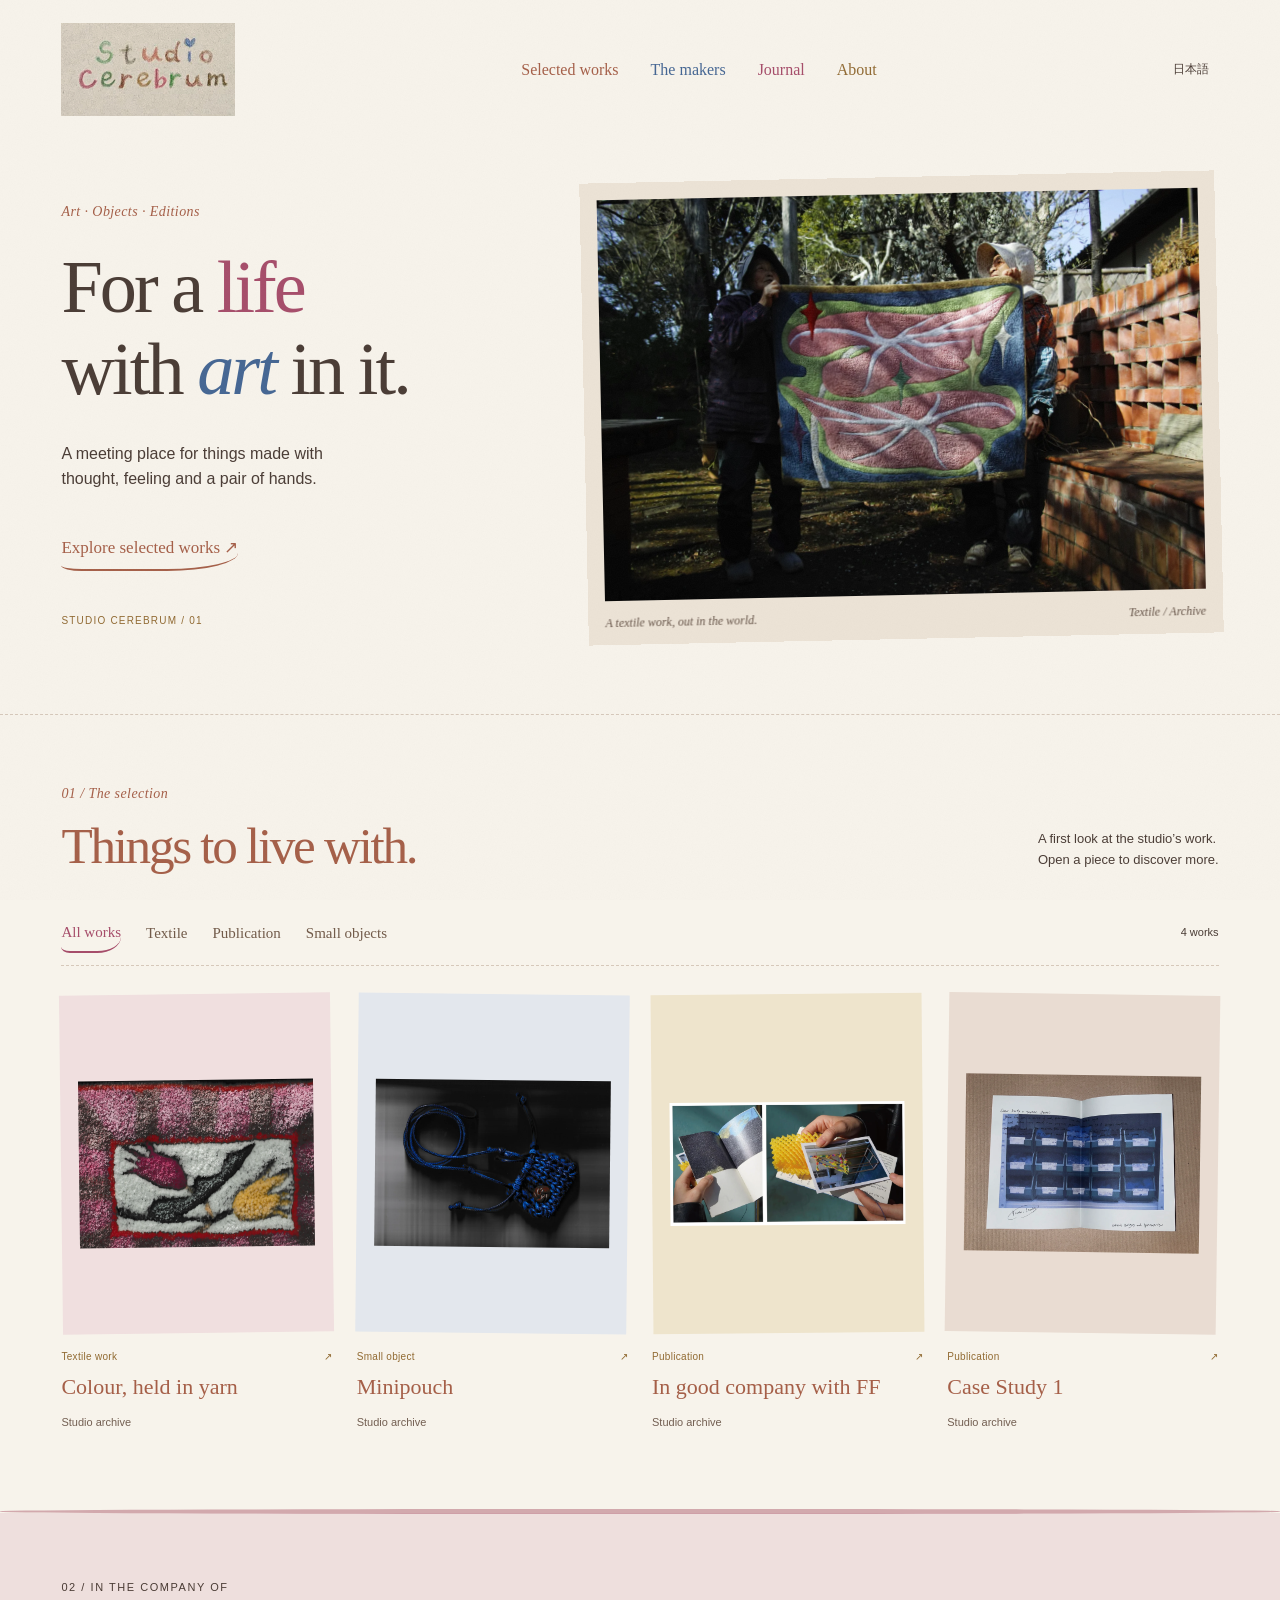
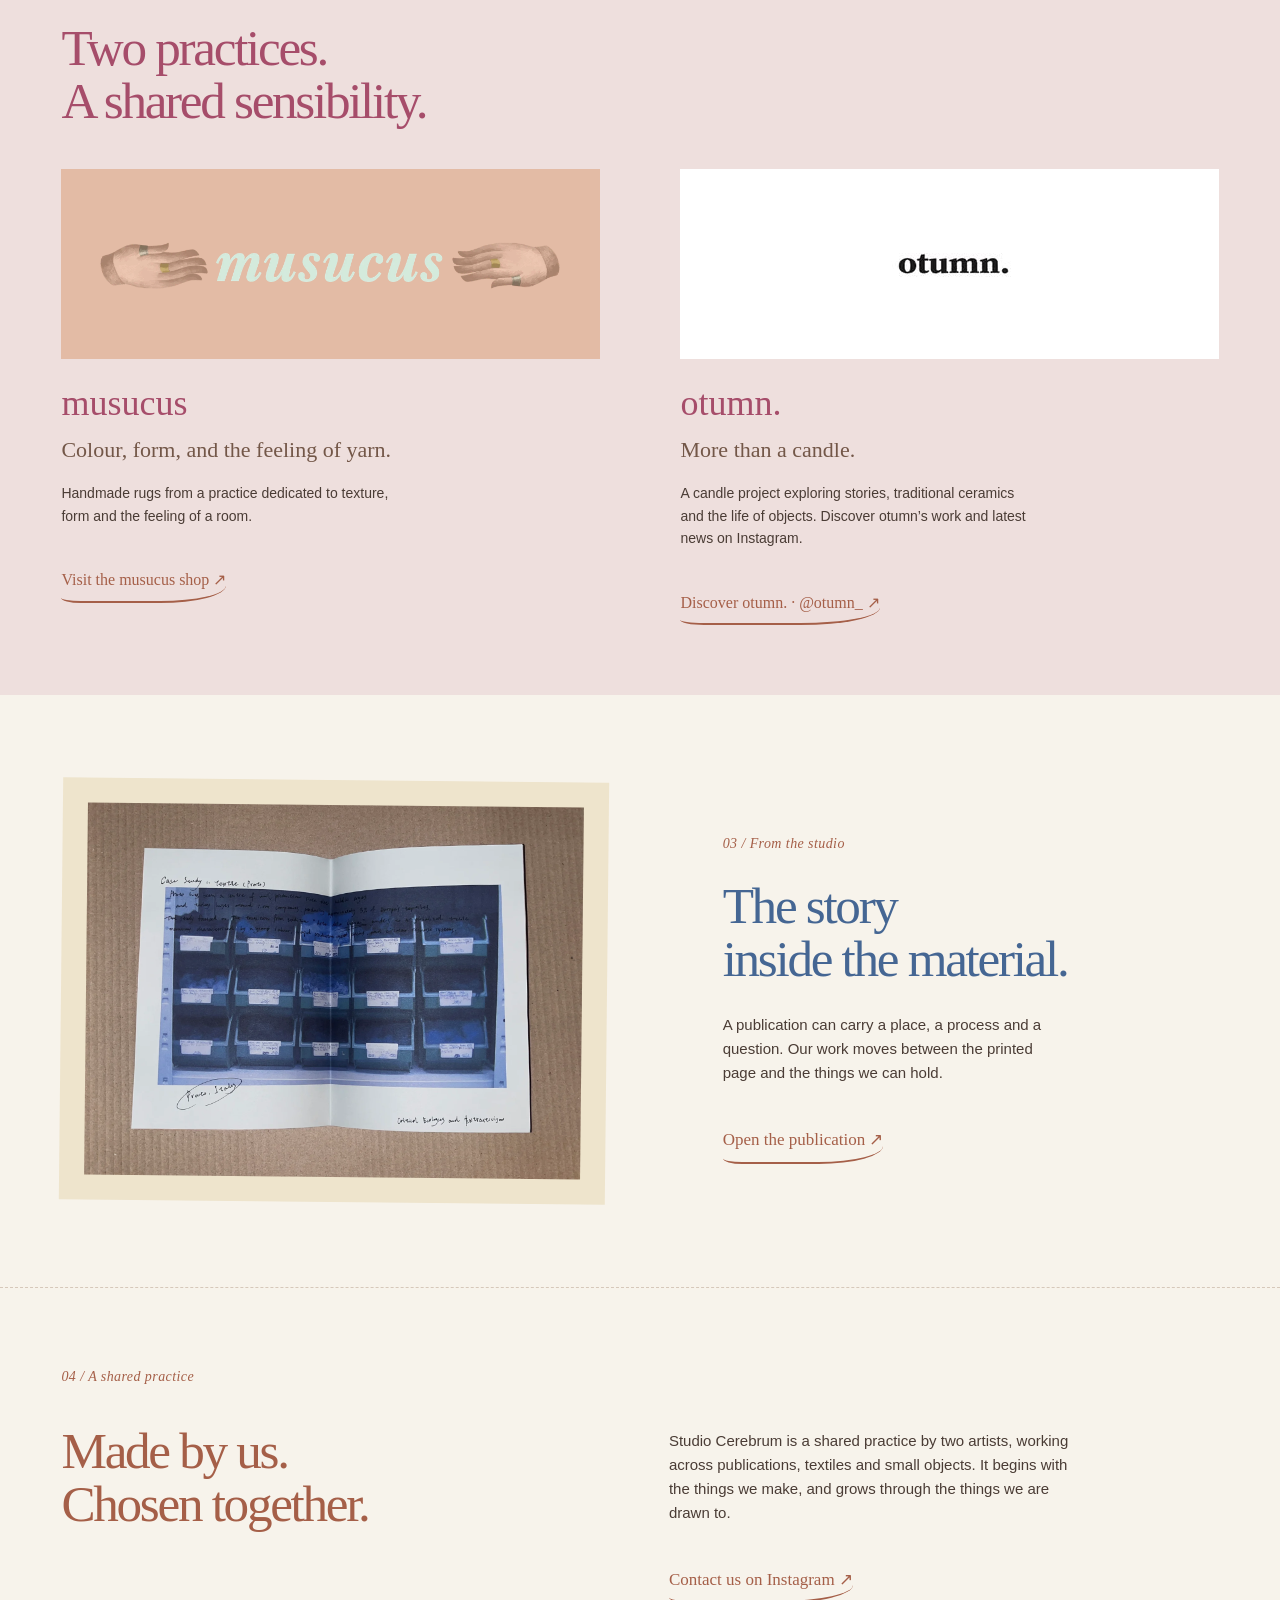
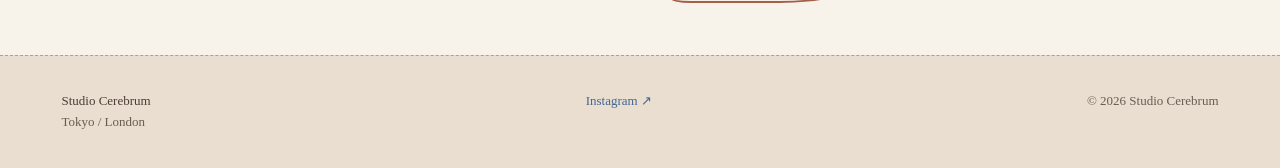
<file: index.html>
<!doctype html>
<html lang="en"><head><meta charset="utf-8"><meta name="viewport" content="width=device-width,initial-scale=1"><link rel="canonical" href="https://studiocerebrum.site/"><meta property="og:type" content="website"><meta property="og:title" content="Studio Cerebrum — Art, objects and editions"><meta property="og:url" content="https://studiocerebrum.site/"><meta property="og:image" content="https://studiocerebrum.site/assets/work-rug.webp"><meta name="description" content="Studio Cerebrum is a shared art practice bringing together textile works, publications and small objects, with musucus and otumn."><title>Studio Cerebrum — Objects for everyday company</title><link rel="stylesheet" href="style.css"><link rel="stylesheet" href="logo-palette.css"></head>
<body><header><a class="brand" href="#top" aria-label="Studio Cerebrum home"><img src="assets/wordmark.webp" width="912" height="668" alt="Studio Cerebrum"></a><nav aria-label="Main"><a href="#selection" data-en="Selected works" data-ja="作品">Selected works</a><a href="#makers" data-en="The makers" data-ja="つくり手">The makers</a><a href="#journal" data-en="Journal" data-ja="読みもの">Journal</a><a href="#about" data-en="About" data-ja="私たちについて">About</a></nav><button id="language" aria-label="Switch to Japanese">日本語</button></header>
<main id="top"><section class="hero"><div class="hero-copy"><p class="eyebrow">Art · Objects · Editions</p><h1 data-en="For a <span class='pencil-rose'>life</span><br>with <span class='pencil-blue'>art</span> in it." data-ja="<span class='pencil-blue'>アート</span>と、<br><span class='pencil-rose'>暮らしていく。</span>">For a <span class="pencil-rose">life</span><br>with <span class="pencil-blue">art</span> in it.</h1><p data-en="A meeting place for things made with thought, feeling and a pair of hands." data-ja="考えること、感じること、手を動かすこと。そこから生まれたものが集まる場所。">A meeting place for things made with thought, feeling and a pair of hands.</p><a class="text-link" href="#selection" data-en="Explore selected works ↗" data-ja="作品を見る ↗">Explore selected works ↗</a><span class="hero-no">STUDIO CEREBRUM / 01</span></div><figure class="hero-image"><img src="assets/work-rug.webp" width="5424" height="3616" fetchpriority="high" alt="A large pink and green hand-tufted rug held outdoors at a temple"><figcaption><span data-en="A textile work, out in the world." data-ja="外の世界に、テキスタイルの作品を。">A textile work, out in the world.</span><span>Textile / Archive</span></figcaption></figure></section>
<section id="selection" class="selection"><div class="section-heading"><div><p class="eyebrow">01 / The selection</p><h2 data-en="Things to live with." data-ja="暮らしのそばに。">Things to live with.</h2></div><p class="section-note" data-en="A first look at the studio’s work.<br>Open a piece to discover more." data-ja="スタジオの作品をご紹介します。<br>それぞれの作品から、もう少し奥へ。">A first look at the studio’s work.<br>Open a piece to discover more.</p></div><div class="filters" role="group" aria-label="Filter selected works"><button class="active" data-filter="all" aria-pressed="true" data-en="All works" data-ja="すべて">All works</button><button data-filter="textile" aria-pressed="false" data-en="Textile" data-ja="テキスタイル">Textile</button><button data-filter="print" aria-pressed="false" data-en="Publication" data-ja="出版物">Publication</button><button data-filter="object" aria-pressed="false" data-en="Small objects" data-ja="小さなもの">Small objects</button><span id="count" aria-live="polite">4 works</span></div>
<div class="works"><article data-category="textile"><button class="work-button" data-work="rug"><div class="image-mat pink"><img src="assets/Rug.webp" alt="Pink, white, black and yellow organic forms in a hand-tufted rug" width="3507" height="2480" loading="lazy"></div><div class="work-meta"><span>Textile work</span><span>↗</span></div><p data-en="Colour, held in yarn" data-ja="糸に宿る色">Colour, held in yarn</p><span class="caption">Studio archive</span></button></article><article data-category="object"><button class="work-button" data-work="pouch"><div class="image-mat sage"><img src="assets/Minipouch.webp" alt="A blue knitted pouch with a cord and bead" width="3294" height="2329" loading="lazy"></div><div class="work-meta"><span>Small object</span><span>↗</span></div><p data-en="Minipouch" data-ja="ミニポーチ">Minipouch</p><span class="caption">Studio archive</span></button></article><article data-category="print"><button class="work-button" data-work="zine"><div class="image-mat cream"><img src="assets/work-prato.webp" alt="An open publication held in hands, with a yellow mesh form" width="1209" height="615" loading="lazy"></div><div class="work-meta"><span>Publication</span><span>↗</span></div><p>In good company with FF</p><span class="caption">Studio archive</span></button></article><article data-category="print"><button class="work-button" data-work="study"><div class="image-mat gray"><img src="assets/work-zine.webp" alt="A textile research publication spread with a photograph of wool crates" width="788" height="591" loading="lazy"></div><div class="work-meta"><span>Publication</span><span>↗</span></div><p>Case Study 1</p><span class="caption">Studio archive</span></button></article></div><noscript><p>All works are shown. For details, contact the studio on Instagram.</p></noscript></section>
<section id="makers" class="maker makers-pair"><p class="eyebrow">02 / In the company of</p><h2 class="makers-heading" data-en="Two practices.<br>A shared sensibility." data-ja="ふたつの制作。<br>ひとつの感性。">Two practices.<br>A shared sensibility.</h2><div class="makers-list">
<article class="maker-card"><a class="maker-logo musucus-mark" href="https://musucus.base.shop/" target="_blank" rel="noopener" aria-label="musucus — visit the shop"><img src="assets/musucus-logo.webp" alt="musucus — illustrated hands and wordmark" width="1800" height="286" loading="lazy"></a><div><h3>musucus</h3><p class="maker-subtitle" data-en="Colour, form, and the feeling of yarn." data-ja="色、かたち、糸の手触り。">Colour, form, and the feeling of yarn.</p><p data-en="Handmade rugs from a practice dedicated to texture, form and the feeling of a room." data-ja="質感、かたち、そして部屋に流れる空気を大切にした、ハンドメイドのラグ。">Handmade rugs from a practice dedicated to texture, form and the feeling of a room.</p><a class="text-link" href="https://musucus.base.shop/" target="_blank" rel="noopener" data-en="Visit the musucus shop ↗" data-ja="musucus のショップへ ↗">Visit the musucus shop ↗</a></div></article>
<article class="maker-card"><a class="maker-logo otumn-mark" href="https://www.instagram.com/otumn_/" target="_blank" rel="noopener" aria-label="otumn — view Instagram"><img src="assets/otumn-logo.jpg" alt="otumn." width="150" height="150" loading="lazy"></a><div><h3>otumn.</h3><p class="maker-subtitle" data-en="More than a candle." data-ja="キャンドルの、その先に。">More than a candle.</p><p data-en="A candle project exploring stories, traditional ceramics and the life of objects. Discover otumn’s work and latest news on Instagram." data-ja="物語、伝統的な陶器、ものが持つ時間を探るキャンドルのプロジェクト。作品や最新のお知らせはInstagramへ。">A candle project exploring stories, traditional ceramics and the life of objects. Discover otumn’s work and latest news on Instagram.</p><a class="text-link" href="https://www.instagram.com/otumn_/" target="_blank" rel="noopener" data-en="Discover otumn. · @otumn_ ↗" data-ja="otumn. を見る · @otumn_ ↗">Discover otumn. · @otumn_ ↗</a></div></article>
</div></section>
<section id="journal" class="journal"><div class="journal-image"><img src="assets/work-zine.webp" alt="Research notes and a photograph in the Prato textile publication" width="788" height="591" loading="lazy"></div><div><p class="eyebrow">03 / From the studio</p><h2 data-en="The story<br>inside the material." data-ja="素材の中の、<br>物語。">The story<br>inside the material.</h2><p data-en="A publication can carry a place, a process and a question. Our work moves between the printed page and the things we can hold." data-ja="場所や、過程や、問いを、一冊に。私たちの制作は、紙の上と、手に触れられるものの間を行き来します。">A publication can carry a place, a process and a question. Our work moves between the printed page and the things we can hold.</p><button class="text-link" data-work="study" data-en="Open the publication ↗" data-ja="出版物を見る ↗">Open the publication ↗</button></div></section>
<section id="about" class="about"><p class="eyebrow">04 / A shared practice</p><h2 data-en="Made by us.<br>Chosen together." data-ja="私たちがつくるもの。<br>一緒に選ぶもの。">Made by us.<br>Chosen together.</h2><div><p data-en="Studio Cerebrum is a shared practice by two artists, working across publications, textiles and small objects. It begins with the things we make, and grows through the things we are drawn to." data-ja="Studio Cerebrum は、二人のアーティストによる共同の活動です。出版物、テキスタイル、小さなオブジェクト。自分たちがつくるものから始まり、心を惹かれるものへと広がっていきます。">Studio Cerebrum is a shared practice by two artists, working across publications, textiles and small objects. It begins with the things we make, and grows through the things we are drawn to.</p><a class="text-link" href="https://www.instagram.com/studio_cerebrum/" target="_blank" rel="noopener" data-en="Contact us on Instagram ↗" data-ja="Instagramでお問い合わせ ↗">Contact us on Instagram ↗</a></div></section>
</main><footer><p>Studio Cerebrum<br><span>Tokyo / London</span></p><a href="https://www.instagram.com/studio_cerebrum/" target="_blank" rel="noopener">Instagram ↗</a><span>© 2026 Studio Cerebrum</span></footer>
<dialog id="work-dialog" aria-labelledby="work-title"><button id="close-dialog" class="close" aria-label="Close work details">Close ×</button><div class="dialog-grid"><img id="work-image" src="assets/Rug.webp" alt=""><div><p class="eyebrow" id="work-kind"></p><h2 id="work-title"></h2><p id="work-description"></p><p class="note" data-en="For prices, dimensions, materials and availability, please contact the studio." data-ja="価格、サイズ、素材、在庫については、スタジオまでお問い合わせください。">For prices, dimensions, materials and availability, please contact the studio.</p><a id="work-contact" class="text-link" href="https://www.instagram.com/studio_cerebrum/" target="_blank" rel="noopener" data-en="Ask about this work on Instagram ↗" data-ja="Instagramでこの作品について問い合わせる ↗">Ask about this work on Instagram ↗</a></div></div></dialog><script src="app.js?v=instagram-contact-20261004"></script></body></html>
</file>
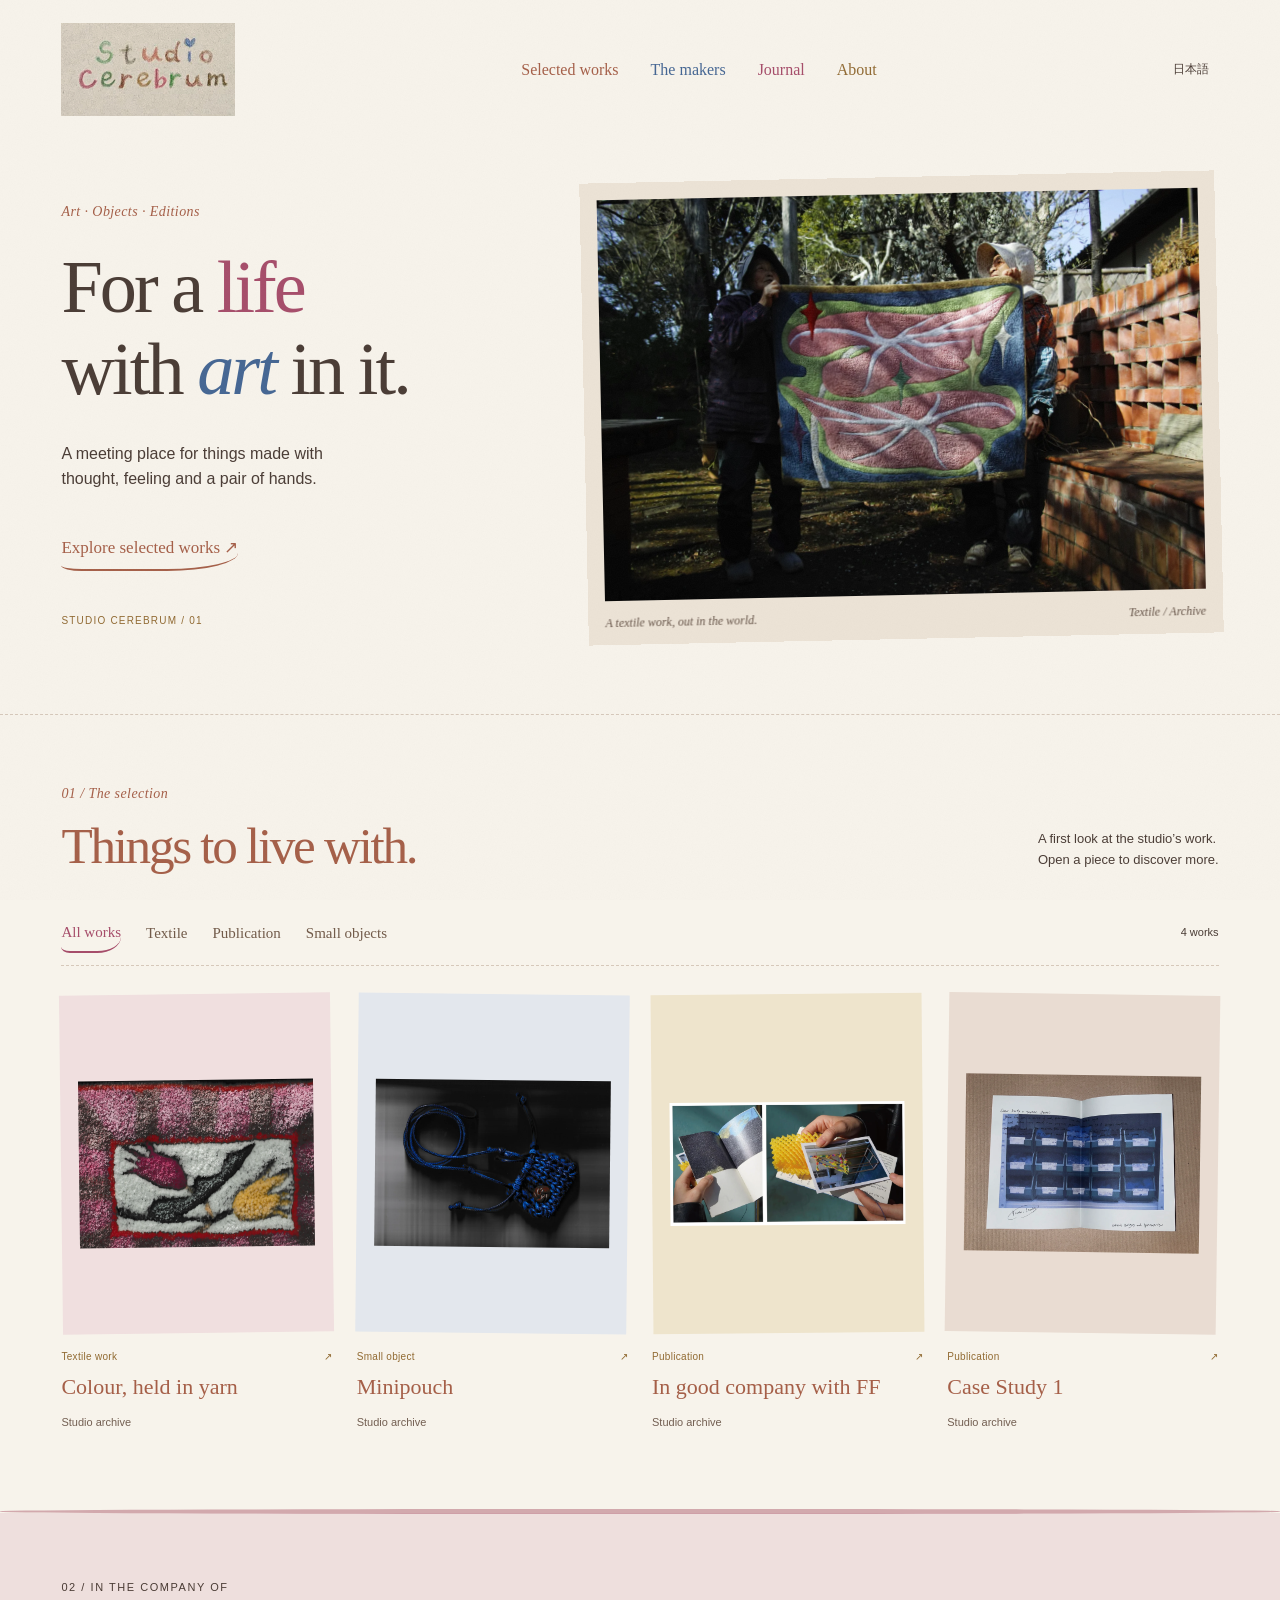
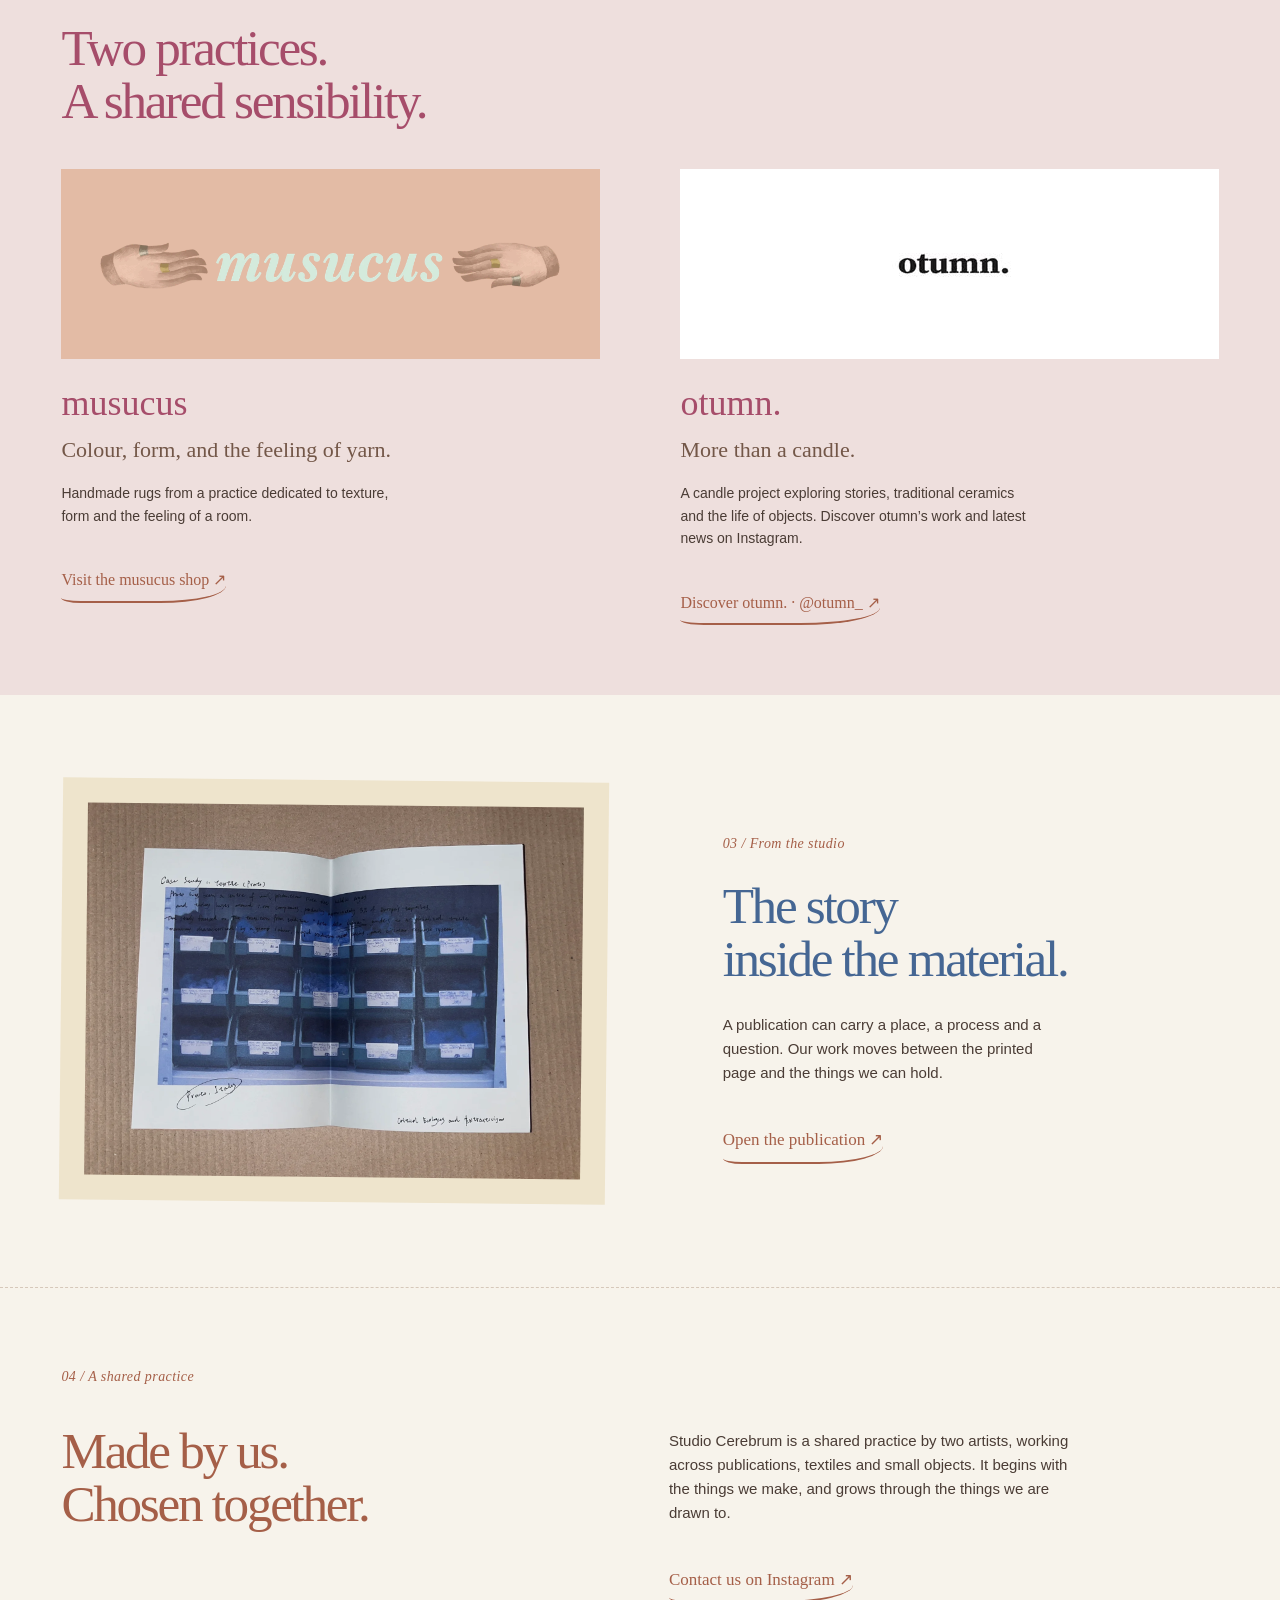
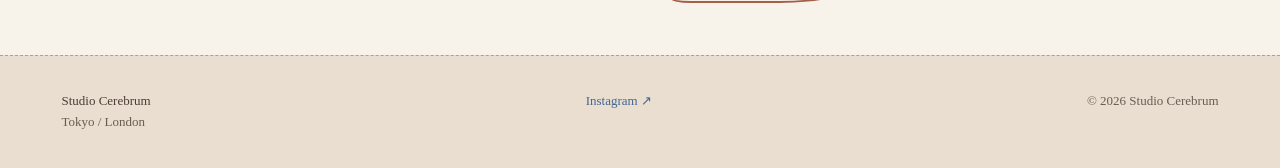
<file: commerce-preview/index.html>
<!doctype html><html lang="en"><head><meta charset="utf-8"><meta name="robots" content="noindex"><link rel="canonical" href="https://studiocerebrum.site/"><meta http-equiv="refresh" content="0;url=../"><title>Studio Cerebrum</title><script>location.replace("../"+location.hash);</script></head><body><p><a href="../">Visit Studio Cerebrum</a></p></body></html>
</file>
<file: style.css>
:root{--paper:#faf9f5;--ink:#23281f;--sage:#d5e8dc;--line:#cacdc3;--pad:clamp(20px,4.8vw,76px)}*{box-sizing:border-box}html{scroll-behavior:smooth;scroll-padding-top:25px}body{margin:0;background:var(--paper);color:var(--ink);font-family:Arial,'Yu Gothic',sans-serif;font-size:15px;line-height:1.6}a{color:inherit;text-decoration:none}button{font:inherit;color:inherit;cursor:pointer}button:focus-visible,a:focus-visible{outline:2px solid #31553f;outline-offset:6px}img{display:block;max-width:100%;height:auto}h1,h2,.large{font-family:Georgia,'Yu Mincho',serif;font-weight:400;letter-spacing:-.045em;line-height:1.04}h1{font-size:clamp(48px,6.5vw,108px);margin:24px 0 30px}h2{font-size:clamp(36px,4vw,64px);margin:10px 0 28px}.preview-note{font-size:11px;letter-spacing:.025em;padding:7px var(--pad);background:#e9eddf;text-align:center}header{padding:15px var(--pad);display:flex;align-items:center;gap:30px;border-bottom:1px solid var(--line)}.brand{width:115px;flex-shrink:0}.brand img{width:100%;height:78px;object-fit:contain;mix-blend-mode:multiply}nav{margin:auto;display:flex;gap:clamp(18px,2.5vw,44px);font-size:13px}nav a:hover{text-decoration:underline;text-underline-offset:5px}#language{border:0;background:transparent;font-size:12px;padding:10px}.hero{padding:52px var(--pad) 76px;display:grid;grid-template-columns:.82fr 1.18fr;gap:6%;align-items:center}.hero-copy{padding:20px 0}.eyebrow{font-size:11px;letter-spacing:.14em;text-transform:uppercase}.hero-copy>p:not(.eyebrow){max-width:32ch;font-size:16px}.text-link{display:inline-block;border:0;border-bottom:1px solid var(--ink);background:transparent;padding:8px 0;margin-top:18px;text-align:left}.hero-no{display:block;font-size:10px;letter-spacing:.12em;margin-top:56px}.hero-image{margin:0}.hero-image img{width:100%;aspect-ratio:1/1.04;object-fit:contain;background:#e9eadf}.hero-image figcaption{display:flex;justify-content:space-between;font-size:10px;margin-top:10px;gap:20px}.selection{padding:54px var(--pad) 80px;border-top:1px solid var(--line)}.section-heading{display:flex;justify-content:space-between;gap:40px;align-items:end}.section-note{font-size:13px;margin-bottom:30px}.filters{display:flex;align-items:center;gap:20px;border-bottom:1px solid var(--line);margin:12px 0 28px;padding-bottom:12px;flex-wrap:wrap}.filters button{border:0;background:transparent;font-size:12px;padding:7px 0;opacity:.65}.filters .active{opacity:1;border-bottom:1px solid var(--ink)}#count{margin-left:auto;font-size:11px}.works{display:grid;grid-template-columns:repeat(4,minmax(0,1fr));gap:24px}.work-button{border:0;padding:0;background:transparent;width:100%;text-align:left}.image-mat{aspect-ratio:4/5;display:flex;align-items:center;justify-content:center;padding:18px;transition:background .2s}.image-mat img{width:100%;max-height:100%;object-fit:contain}.pink{background:#efded8}.sage{background:#dce5d7}.cream{background:#eee9d9}.gray{background:#e3e5df}.work-meta{display:flex;justify-content:space-between;font-size:10px;letter-spacing:.03em;margin-top:16px}.work-button p{font:22px/1.2 Georgia,serif;margin:9px 0}.caption{font-size:11px;color:#58614f}.work-button:hover .image-mat{background:#cdddc8}.maker{padding:55px var(--pad) 70px;background:var(--sage)}.maker-grid{display:grid;grid-template-columns:1fr 1fr;gap:7%;margin-top:28px}.maker h2{font-style:italic;font-size:clamp(70px,10vw,160px);align-self:center}.large{font-size:clamp(36px,4vw,64px);margin:20px 0}.maker-grid>div>p:not(.large){max-width:45ch}.journal{padding:85px var(--pad);display:grid;grid-template-columns:1.1fr 1fr;gap:10%;align-items:center}.journal-image{background:#e9e6db;padding:25px}.journal h2{margin-top:24px}.journal p{max-width:41ch}.about{padding:64px var(--pad);border-top:1px solid var(--line);display:grid;grid-template-columns:1fr 1fr;gap:5%}.about>.eyebrow{grid-column:1/-1}.about>div{max-width:48ch}footer{background:#252f25;color:#f3f3e9;padding:35px var(--pad);display:flex;justify-content:space-between;align-items:start;gap:25px;font-size:11px}footer p{margin:0}footer span{opacity:.8}dialog{border:1px solid var(--line);background:var(--paper);color:var(--ink);width:min(1050px,94vw);max-height:90vh;padding:35px}dialog::backdrop{background:#1a241bcc}.close{display:block;margin:0 0 30px auto;border:0;background:transparent;padding:10px}.dialog-grid{display:grid;grid-template-columns:1.1fr 1fr;gap:40px;align-items:center}.dialog-grid img{width:100%;max-height:60vh;object-fit:contain;background:#eceee5}.dialog-grid h2{font-size:42px}.note{font-size:12px;border-top:1px solid var(--line);padding-top:20px}[hidden]{display:none!important}@media(max-width:850px){.hero{gap:5%}.hero h1{font-size:64px}.works{grid-template-columns:repeat(2,minmax(0,1fr))}.maker h2{font-size:88px}.section-heading{align-items:start}.section-note{max-width:23ch}footer{flex-wrap:wrap}}@media(max-width:600px){header{gap:12px;flex-wrap:wrap}.brand{width:88px}.brand img{height:57px}nav{order:3;width:100%;justify-content:space-between;gap:8px;font-size:11px;padding:4px 0 9px}#language{margin-left:auto}.hero{grid-template-columns:1fr;padding-top:23px;gap:25px}.hero h1{font-size:58px}.hero-copy{padding:0}.hero-no{margin-top:26px}.hero-image img{aspect-ratio:4/3}.section-heading{display:block}.section-note{max-width:none}.works{gap:20px 14px}.image-mat{padding:10px}.work-button p{font-size:20px}.filters{gap:17px}.maker-grid,.journal,.about,.dialog-grid{grid-template-columns:1fr}.maker h2{margin-top:0;font-size:78px}.maker-grid{gap:0}.journal{padding-top:50px;padding-bottom:50px;gap:25px}.about{gap:0}.hero-image figcaption{font-size:9px}.dialog-grid{gap:20px}.dialog-grid img{max-height:35vh}dialog{padding:20px}.dialog-grid h2{font-size:32px}footer{display:grid;grid-template-columns:1fr}footer a{overflow-wrap:anywhere}}@media(prefers-reduced-motion:reduce){html{scroll-behavior:auto}*{transition:none!important}}
:lang(ja) h1{font-size:clamp(32px,4.5vw,68px)}:lang(ja) h2{font-size:clamp(28px,3.5vw,54px)}
</file>
<file: logo-palette.css>
/* Colours follow the existing coloured-pencil wordmark: paper, rose, clay,
   ochre and blue. Leaf green remains in the logo, not as the site's UI theme. */
:root{--paper:#f7f3eb;--ink:#4a3c35;--line:#d6c8ba;--rose:#a64d6a;--blue:#456693;--ochre:#916a32;--clay:#a55f48}
body{background-color:var(--paper)}
body::before{content:"";position:fixed;inset:0;z-index:20;pointer-events:none;opacity:.035;background-image:url("paper-grain.svg")}
.preview-note{background:#eadbcb;color:#56483c}
header{border-bottom:0;padding-top:23px;padding-bottom:19px}
.brand{width:174px;height:93px;overflow:hidden}
.brand img{width:250px;max-width:none;height:auto;position:relative;left:-38px;top:-49px;mix-blend-mode:multiply}
nav{font-family:Georgia,'Yu Mincho',serif;font-size:16px}
nav a:nth-child(1){color:var(--clay)}nav a:nth-child(2){color:var(--blue)}nav a:nth-child(3){color:var(--rose)}nav a:nth-child(4){color:var(--ochre)}
nav a:hover{text-decoration-style:wavy;text-decoration-thickness:1px}
button:focus-visible,a:focus-visible{outline-color:var(--blue)}
.hero{padding-top:32px;padding-bottom:65px;gap:7%}
.hero h1{font-weight:400;line-height:1.1;font-size:clamp(48px,5.8vw,92px);letter-spacing:-.04em}
.hero h1 .pencil-rose{color:var(--rose)}.hero h1 .pencil-blue{color:var(--blue);font-style:italic;white-space:nowrap}
.hero .eyebrow,.section-heading .eyebrow,.journal .eyebrow,.about>.eyebrow{font-family:Georgia,serif;font-style:italic;text-transform:none;letter-spacing:.03em;font-size:14px;color:var(--clay)}
.hero-no{color:var(--ochre);margin-top:42px}
.hero-image{transform:rotate(-1.2deg);padding:17px 17px 12px;background:#ece3d6}
.hero-image img{aspect-ratio:auto;background:transparent}
.hero-image figcaption{font-family:Georgia,serif;font-style:italic;font-size:12px;margin-top:13px;color:#665448}
.text-link{border-bottom-color:var(--clay);border-bottom-width:2px;border-radius:0 0 40% 12%;font-family:Georgia,serif;font-size:17px;color:var(--clay)}
.selection{border-top:1px dashed var(--line)}.section-heading h2{color:var(--clay)}
.filters{border-bottom:1px dashed var(--line);gap:25px}.filters button{font-family:Georgia,serif;font-size:15px;opacity:1;color:#725b4a}.filters .active{color:var(--rose);border-bottom:2px solid var(--rose);border-radius:0 0 40% 15%}
.image-mat{background:#eee5d9;border:0}.pink{background:#f0dfdf}.sage{background:#e3e7ed}.cream{background:#eee4cc}.gray{background:#e9dcd2}
.works article:nth-child(1) .image-mat{transform:rotate(-.7deg)}.works article:nth-child(2) .image-mat{transform:rotate(.6deg)}.works article:nth-child(3) .image-mat{transform:rotate(-.5deg)}.works article:nth-child(4) .image-mat{transform:rotate(.8deg)}
.work-button:hover .image-mat{background:#ead8c8}.work-button p{color:var(--clay)}.caption{color:#735f52}.work-meta{color:var(--ochre)}
.maker{background:#eedfdd;position:relative}.maker::before{content:"";position:absolute;top:-4px;left:0;right:0;border-top:5px solid #b46c7b;border-radius:45%;opacity:.55}.maker h2{color:var(--rose)}.maker .large{color:#735748}
.journal-image{background:#eee4cc;transform:rotate(.6deg)}.journal h2{color:var(--blue)}
.about{border-top:1px dashed var(--line)}.about h2{color:var(--clay)}
footer{background:#e9ded0;color:var(--ink);border-top:1px dashed #b79d85;font-family:Georgia,serif;font-size:13px}
footer a:first-of-type{color:var(--rose)}footer a:last-of-type{color:var(--blue)}
dialog{background:var(--paper);border:1px solid #bda58e}dialog::backdrop{background:#493c3599}.dialog-grid img{background:#ede3d6}.dialog-grid h2{color:var(--rose)}
@media(max-width:850px){header{flex-wrap:wrap}nav{order:3;flex-basis:100%;justify-content:space-between;gap:16px}nav a{white-space:nowrap}#language{margin-left:auto;white-space:nowrap}.hero h1{font-size:56px}.hero-image{padding:12px}.hero-image figcaption{display:block}.hero-image figcaption span:last-child{display:block;margin-top:5px}}
@media(max-width:600px){header{padding-top:14px}.brand{width:137px;height:71px}.brand img{width:203px;left:-32px;top:-41px}nav{font-size:14px}.hero{padding-top:22px;gap:38px}.hero h1{font-size:48px}.hero-image{transform:rotate(-.6deg)}.hero-no{margin-top:30px}.hero-image figcaption{font-size:11px}.filters{gap:16px}.filters button{font-size:13px}.image-mat{padding:9px}.work-button p{font-size:20px}}
:lang(ja) .hero h1{font-size:clamp(32px,4.5vw,68px)}
.musucus-mark img{mix-blend-mode:normal!important}
@media(prefers-reduced-motion:reduce){.hero-image,.journal-image,.image-mat{transform:none!important}}

/* Equal space for both founding practices, using their original logos. */
.makers-pair{padding-top:55px}.makers-pair .makers-heading{font-style:normal;font-size:clamp(36px,4vw,62px);margin:24px 0 42px}.makers-list{display:grid;grid-template-columns:1fr 1fr;gap:7%}.maker-card{min-width:0}.maker-logo{display:flex;align-items:center;justify-content:center;height:190px;margin-bottom:25px;background:#f7f3eb}.musucus-mark{padding:25px;background:#e3bba5}.musucus-mark img{width:100%;height:auto;mix-blend-mode:multiply}.otumn-mark{background:#fff}.otumn-mark img{width:150px;height:150px;object-fit:contain}.maker-card h3{font:36px/1.1 Georgia,serif;margin:0 0 12px;color:var(--rose)}.maker-card .maker-subtitle{font:22px/1.3 Georgia,serif;color:#735748;margin:0 0 18px}.maker-card p:not(.maker-subtitle){font-size:14px;max-width:45ch}.maker-card .text-link{font-size:16px}@media(max-width:600px){.makers-list{grid-template-columns:1fr;gap:42px}.maker-logo{height:160px;margin-bottom:22px}.makers-pair .makers-heading{font-size:36px}.maker-card+ .maker-card{border-top:1px dashed #bda58e;padding-top:35px}}
</file>
